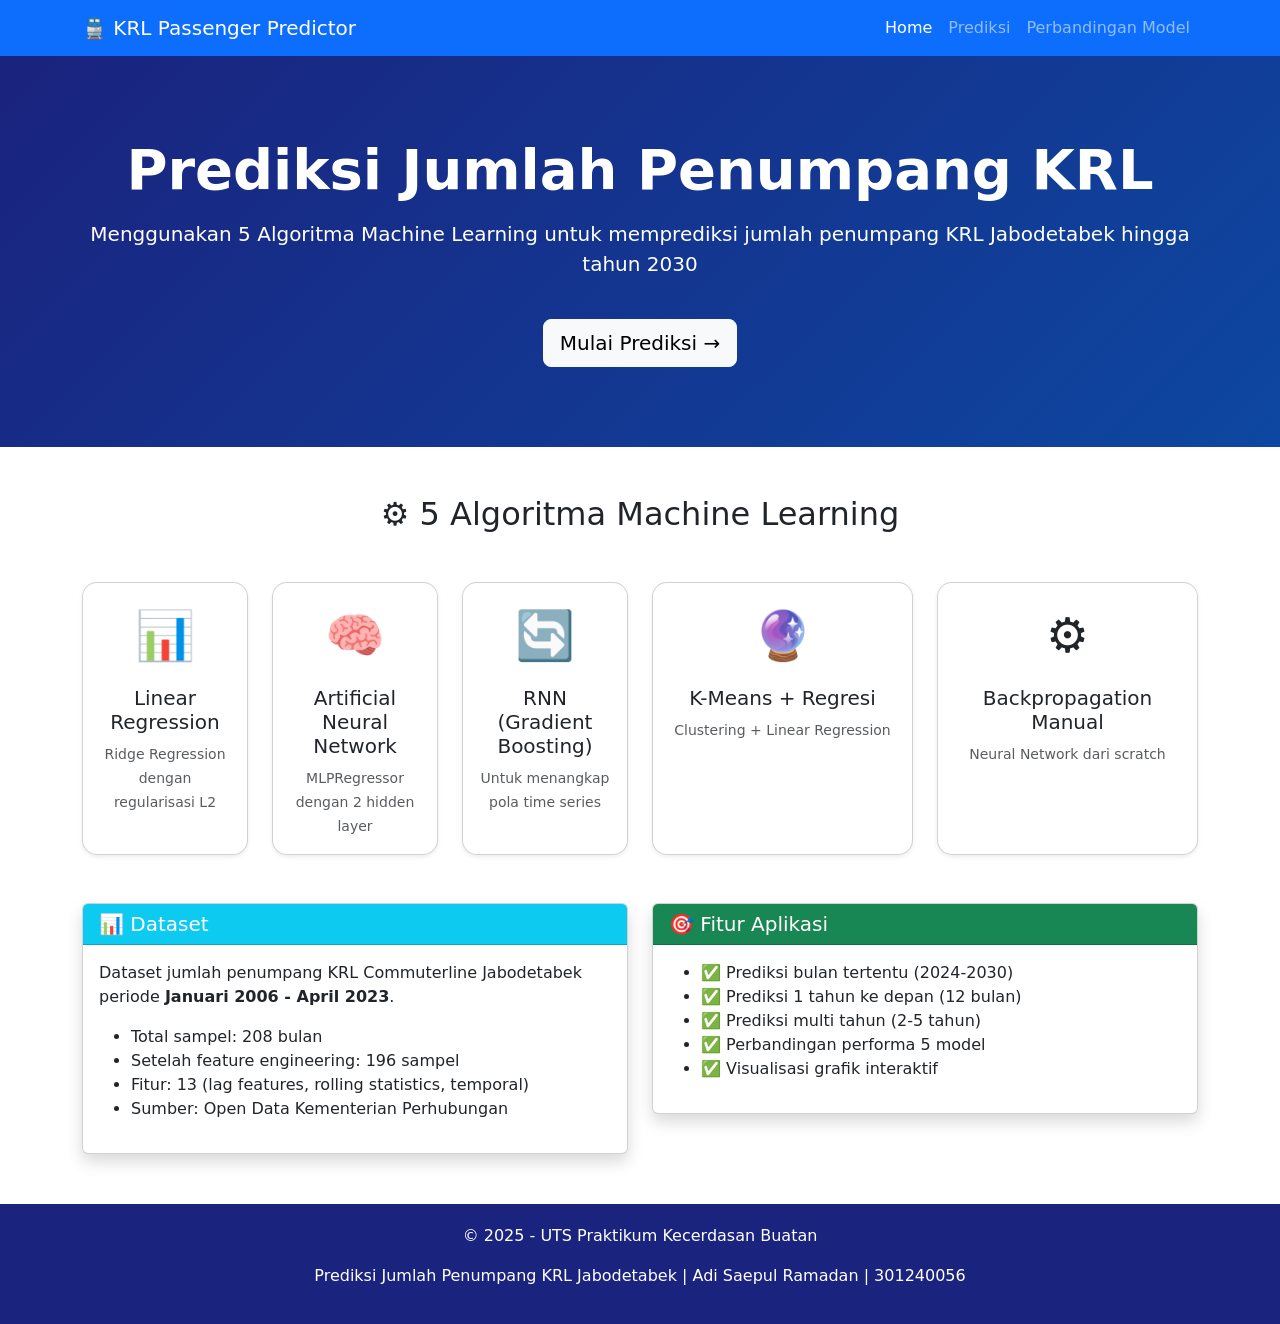
<file: templates/index.html>
<!DOCTYPE html>
<html lang="id">
<head>
    <meta charset="UTF-8">
    <meta name="viewport" content="width=device-width, initial-scale=1.0">
    <title>Prediksi Jumlah Penumpang KRL Jabodetabek</title>
    <link href="https://cdn.jsdelivr.net/npm/bootstrap@5.3.0/dist/css/bootstrap.min.css" rel="stylesheet">
    <style>
        .hero-section {
            background: linear-gradient(135deg, #1a237e, #0d47a1);
            padding: 80px 0;
            color: white;
        }
        .card-model {
            transition: transform 0.3s;
            border-radius: 15px;
            overflow: hidden;
        }
        .card-model:hover {
            transform: translateY(-10px);
        }
        .model-icon {
            font-size: 3rem;
            margin-bottom: 15px;
        }
        footer {
            background: #1a237e;
            color: white;
            padding: 20px 0;
            margin-top: 50px;
        }
    </style>
</head>
<body>
    <!-- Navbar -->
    <nav class="navbar navbar-expand-lg navbar-dark bg-primary">
        <div class="container">
            <a class="navbar-brand" href="/">
                🚆 KRL Passenger Predictor
            </a>
            <button class="navbar-toggler" type="button" data-bs-toggle="collapse" data-bs-target="#navbarNav">
                <span class="navbar-toggler-icon"></span>
            </button>
            <div class="collapse navbar-collapse" id="navbarNav">
                <ul class="navbar-nav ms-auto">
                    <li class="nav-item">
                        <a class="nav-link active" href="/">Home</a>
                    </li>
                    <li class="nav-item">
                        <a class="nav-link" href="/predict">Prediksi</a>
                    </li>
                    <li class="nav-item">
                        <a class="nav-link" href="/compare">Perbandingan Model</a>
                    </li>
                </ul>
            </div>
        </div>
    </nav>

    <!-- Hero Section -->
    <div class="hero-section">
        <div class="container text-center">
            <h1 class="display-4 fw-bold">Prediksi Jumlah Penumpang KRL</h1>
            <p class="lead mt-3">Menggunakan 5 Algoritma Machine Learning untuk memprediksi jumlah penumpang KRL Jabodetabek hingga tahun 2030</p>
            <a href="/predict" class="btn btn-light btn-lg mt-4">Mulai Prediksi →</a>
        </div>
    </div>

    <!-- 5 Model Section -->
    <div class="container my-5">
        <h2 class="text-center mb-5">⚙️ 5 Algoritma Machine Learning</h2>
        <div class="row g-4">
            <div class="col-md-4 col-lg-2">
                <div class="card card-model h-100 shadow-sm text-center">
                    <div class="card-body">
                        <div class="model-icon">📊</div>
                        <h5>Linear Regression</h5>
                        <small class="text-muted">Ridge Regression dengan regularisasi L2</small>
                    </div>
                </div>
            </div>
            <div class="col-md-4 col-lg-2">
                <div class="card card-model h-100 shadow-sm text-center">
                    <div class="card-body">
                        <div class="model-icon">🧠</div>
                        <h5>Artificial Neural Network</h5>
                        <small class="text-muted">MLPRegressor dengan 2 hidden layer</small>
                    </div>
                </div>
            </div>
            <div class="col-md-4 col-lg-2">
                <div class="card card-model h-100 shadow-sm text-center">
                    <div class="card-body">
                        <div class="model-icon">🔄</div>
                        <h5>RNN (Gradient Boosting)</h5>
                        <small class="text-muted">Untuk menangkap pola time series</small>
                    </div>
                </div>
            </div>
            <div class="col-md-4 col-lg-3">
                <div class="card card-model h-100 shadow-sm text-center">
                    <div class="card-body">
                        <div class="model-icon">🔮</div>
                        <h5>K-Means + Regresi</h5>
                        <small class="text-muted">Clustering + Linear Regression</small>
                    </div>
                </div>
            </div>
            <div class="col-md-4 col-lg-3">
                <div class="card card-model h-100 shadow-sm text-center">
                    <div class="card-body">
                        <div class="model-icon">⚙️</div>
                        <h5>Backpropagation Manual</h5>
                        <small class="text-muted">Neural Network dari scratch</small>
                    </div>
                </div>
            </div>
        </div>
    </div>

    <!-- Info Dataset -->
    <div class="container my-5">
        <div class="row">
            <div class="col-md-6">
                <div class="card shadow">
                    <div class="card-header bg-info text-white">
                        <h5 class="mb-0">📊 Dataset</h5>
                    </div>
                    <div class="card-body">
                        <p>Dataset jumlah penumpang KRL Commuterline Jabodetabek periode <strong>Januari 2006 - April 2023</strong>.</p>
                        <ul>
                            <li>Total sampel: 208 bulan</li>
                            <li>Setelah feature engineering: 196 sampel</li>
                            <li>Fitur: 13 (lag features, rolling statistics, temporal)</li>
                            <li>Sumber: Open Data Kementerian Perhubungan</li>
                        </ul>
                    </div>
                </div>
            </div>
            <div class="col-md-6">
                <div class="card shadow">
                    <div class="card-header bg-success text-white">
                        <h5 class="mb-0">🎯 Fitur Aplikasi</h5>
                    </div>
                    <div class="card-body">
                        <ul>
                            <li>✅ Prediksi bulan tertentu (2024-2030)</li>
                            <li>✅ Prediksi 1 tahun ke depan (12 bulan)</li>
                            <li>✅ Prediksi multi tahun (2-5 tahun)</li>
                            <li>✅ Perbandingan performa 5 model</li>
                            <li>✅ Visualisasi grafik interaktif</li>
                        </ul>
                    </div>
                </div>
            </div>
        </div>
    </div>

    <footer class="text-center">
        <div class="container">
            <p>&copy; 2025 - UTS Praktikum Kecerdasan Buatan</p>
            <p>Prediksi Jumlah Penumpang KRL Jabodetabek | Adi Saepul Ramadan | 301240056</p>
        </div>
    </footer>

    <script src="https://cdn.jsdelivr.net/npm/bootstrap@5.3.0/dist/js/bootstrap.bundle.min.js"></script>
</body>
</html>
</file>
